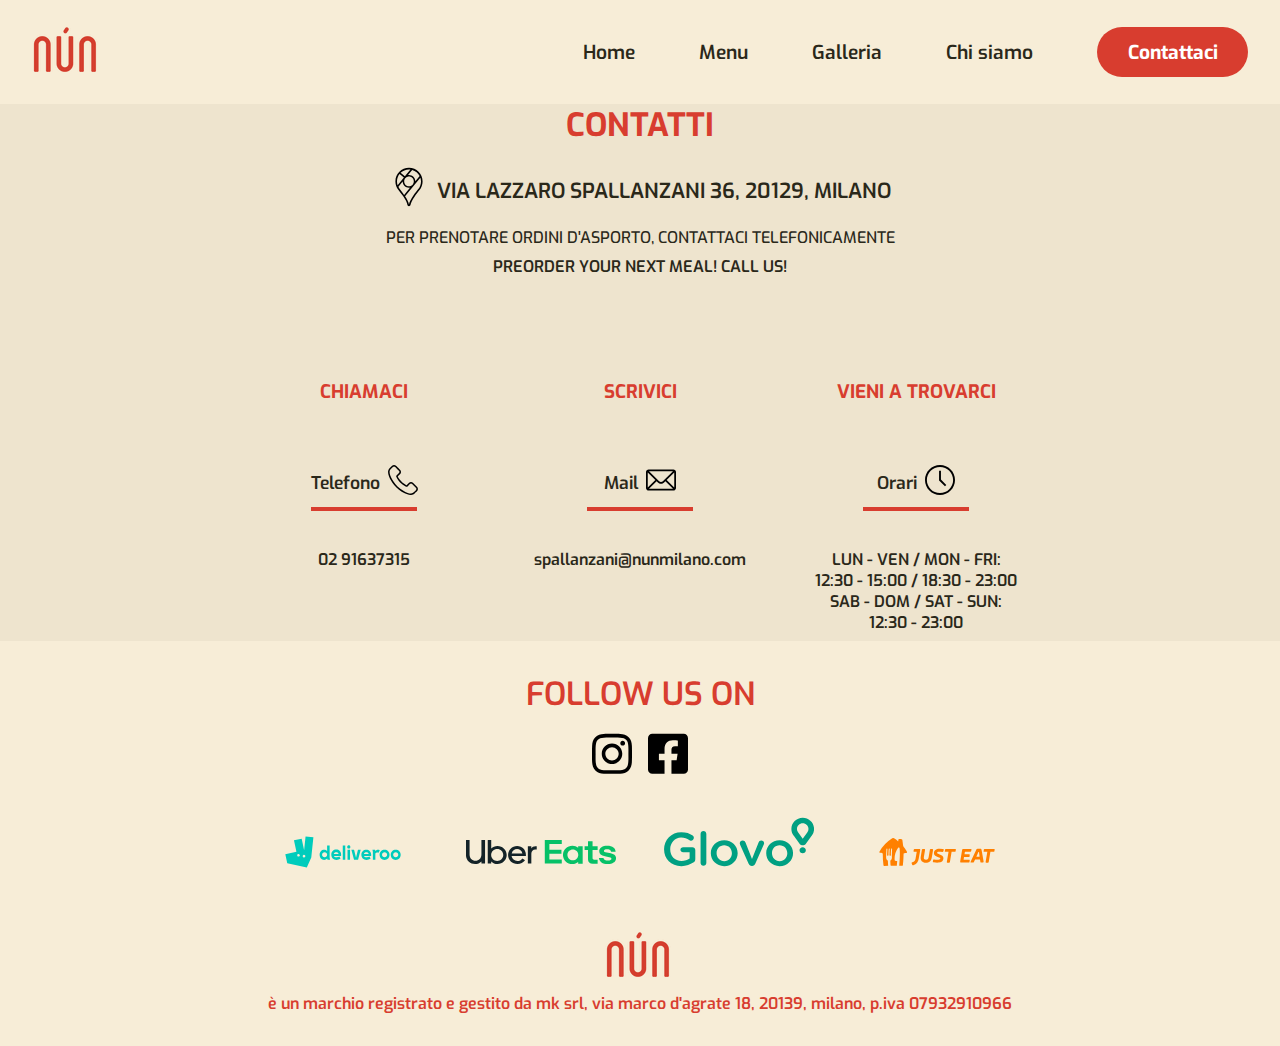
<file: public/pages/contact/contact.html>
<!DOCTYPE html>
<html lang="en">
  <head>
    <meta charset="UTF-8" />
    <meta http-equiv="X-UA-Compatible" content="IE=edge" />
    <meta name="viewport" content="width=device-width, initial-scale=1.0" />
    <link rel="stylesheet" href="./contact.css" />
    <link rel="stylesheet" href="../../css/style.css" />
    <title>Document</title>
  </head>
  <body>
    <header class="header">
      <div class="container-header">
        <div class="container-img">
          <a href="../../index.html"
            ><img src="../../assets/logo.webp" alt=""
          /></a>
        </div>
        <div>
          <ul class="navbar">
            <li><a href="../../index.html">Home</a></li>
            <li><a href="#menu">Menu</a></li>
            <li><a href="#gallery">Galleria</a></li>
            <li><a href="#about">Chi siamo</a></li>
            <li><a class="btn-contact-nav" href="#">Contattaci</a></li>
          </ul>
        </div>
      </div>
    </header>
    <main>
      <div class="container-contact">
        <h1>CONTATTI</h1>
        <div class="container-pos">
          <span
            ><svg
              xmlns="http://www.w3.org/2000/svg"
              viewBox="0 0 50 50"
              width="50px"
              height="50px"
            >
              <path
                d="M 25 1 C 15.62003 1 8 8.6200302 8 18 C 8 21.934852 9.338472 25.56337 11.578125 28.441406 C 11.579015 28.442506 11.579178 28.444213 11.580078 28.445312 C 12.881845 30.20015 15.540286 33.445552 17.984375 37.027344 C 20.433903 40.617106 22.609579 44.57629 22.947266 47.255859 A 1.0001 1.0001 0 0 0 22.949219 47.269531 C 23.087696 48.259336 23.94612 49 24.939453 49 C 25.933113 49 26.813207 48.253225 26.933594 47.25 C 27.264043 44.644456 29.344744 40.842893 31.728516 37.353516 C 34.113791 33.861937 36.753391 30.641964 38.150391 28.779297 C 38.140221 28.792867 38.188921 28.726376 38.212891 28.697266 C 40.576728 25.777652 42 22.049173 42 18 C 42 8.6200302 34.37997 1 25 1 z M 25 3 C 25.609143 3 26.187453 3.1095293 26.777344 3.1796875 L 19.857422 11.634766 L 14.494141 7.2988281 C 17.198552 4.64388 20.900052 3 25 3 z M 29.009766 3.6074219 C 33.078798 4.7368158 36.415915 7.5073508 38.302734 11.193359 L 32.947266 17.740234 C 32.801586 13.457791 29.317099 10 25 10 C 24.481389 10 24.028565 10.202032 23.537109 10.296875 L 29.009766 3.6074219 z M 13.201172 8.8242188 L 18.591797 13.181641 L 10.794922 22.710938 C 10.303652 21.227167 10 19.653974 10 18 C 10 14.522139 11.223662 11.365018 13.201172 8.8242188 z M 25 12 C 28.33081 12 31 14.66919 31 18 C 31 21.33081 28.33081 24 25 24 C 21.66919 24 19 21.33081 19 18 C 19 14.66919 21.66919 12 25 12 z M 39.173828 13.285156 C 39.668281 14.775352 40 16.341297 40 18 C 40 21.586143 38.743589 24.870329 36.652344 27.449219 A 1.0001 1.0001 0 0 0 36.597656 27.525391 C 36.662996 27.427381 36.628771 27.476078 36.550781 27.580078 C 35.217781 29.357411 32.525897 32.638688 30.076172 36.224609 C 27.626447 39.81053 25.368819 43.661536 24.947266 47.005859 A 1.0001 1.0001 0 0 0 24.947266 47.011719 C 24.94765 47.008453 24.965793 47 24.939453 47 C 24.932753 47 24.931187 47.002388 24.929688 46.992188 C 24.52099 43.785616 22.399697 40.101719 20.078125 36.626953 L 39.173828 13.285156 z M 17.046875 18.230469 C 17.176564 22.527243 20.672521 26 25 26 C 25.504771 26 25.944669 25.800899 26.423828 25.710938 L 18.898438 34.910156 C 16.648702 31.73408 14.255696 28.694038 13.173828 27.234375 A 1.0001 1.0001 0 0 0 13.158203 27.214844 C 12.567692 26.456407 12.211585 25.54039 11.773438 24.675781 L 17.046875 18.230469 z"
              /></svg
          ></span>
          <p>VIA LAZZARO SPALLANZANI 36, 20129, MILANO</p>
        </div>
        <div class="container-order">
          <p>per PRENOTARE ordini d'asporto, contattaci telefonicamente</p>
          <p>PREORDER YOUR NEXT MEAL! CALL US!</p>
        </div>
        <div class="container-info-contact">
          <div class="info-contact">
            <h3>CHIAMACI</h3>
            <div class="label">
              <p>Telefono</p>

              <span
                ><svg
                  xmlns="http://www.w3.org/2000/svg"
                  version="1.1"
                  xmlns:xlink="http://www.w3.org/1999/xlink"
                  xmlns:svgjs="http://svgjs.com/svgjs"
                  width="512"
                  height="512"
                  x="0"
                  y="0"
                  viewBox="0 0 482.6 482.6"
                  style="enable-background: new 0 0 512 512"
                  xml:space="preserve"
                  class=""
                >
                  <g>
                    <path
                      d="M98.339 320.8c47.6 56.9 104.9 101.7 170.3 133.4 24.9 11.8 58.2 25.8 95.3 28.2 2.3.1 4.5.2 6.8.2 24.9 0 44.9-8.6 61.2-26.3.1-.1.3-.3.4-.5 5.8-7 12.4-13.3 19.3-20 4.7-4.5 9.5-9.2 14.1-14 21.3-22.2 21.3-50.4-.2-71.9l-60.1-60.1c-10.2-10.6-22.4-16.2-35.2-16.2-12.8 0-25.1 5.6-35.6 16.1l-35.8 35.8c-3.3-1.9-6.7-3.6-9.9-5.2-4-2-7.7-3.9-11-6-32.6-20.7-62.2-47.7-90.5-82.4-14.3-18.1-23.9-33.3-30.6-48.8 9.4-8.5 18.2-17.4 26.7-26.1 3-3.1 6.1-6.2 9.2-9.3 10.8-10.8 16.6-23.3 16.6-36s-5.7-25.2-16.6-36l-29.8-29.8c-3.5-3.5-6.8-6.9-10.2-10.4-6.6-6.8-13.5-13.8-20.3-20.1-10.3-10.1-22.4-15.4-35.2-15.4-12.7 0-24.9 5.3-35.6 15.5l-37.4 37.4c-13.6 13.6-21.3 30.1-22.9 49.2-1.9 23.9 2.5 49.3 13.9 80 17.5 47.5 43.9 91.6 83.1 138.7zm-72.6-216.6c1.2-13.3 6.3-24.4 15.9-34l37.2-37.2c5.8-5.6 12.2-8.5 18.4-8.5 6.1 0 12.3 2.9 18 8.7 6.7 6.2 13 12.7 19.8 19.6 3.4 3.5 6.9 7 10.4 10.6l29.8 29.8c6.2 6.2 9.4 12.5 9.4 18.7s-3.2 12.5-9.4 18.7c-3.1 3.1-6.2 6.3-9.3 9.4-9.3 9.4-18 18.3-27.6 26.8l-.5.5c-8.3 8.3-7 16.2-5 22.2.1.3.2.5.3.8 7.7 18.5 18.4 36.1 35.1 57.1 30 37 61.6 65.7 96.4 87.8 4.3 2.8 8.9 5 13.2 7.2 4 2 7.7 3.9 11 6 .4.2.7.4 1.1.6 3.3 1.7 6.5 2.5 9.7 2.5 8 0 13.2-5.1 14.9-6.8l37.4-37.4c5.8-5.8 12.1-8.9 18.3-8.9 7.6 0 13.8 4.7 17.7 8.9l60.3 60.2c12 12 11.9 25-.3 37.7-4.2 4.5-8.6 8.8-13.3 13.3-7 6.8-14.3 13.8-20.9 21.7-11.5 12.4-25.2 18.2-42.9 18.2-1.7 0-3.5-.1-5.2-.2-32.8-2.1-63.3-14.9-86.2-25.8-62.2-30.1-116.8-72.8-162.1-127-37.3-44.9-62.4-86.7-79-131.5-10.3-27.5-14.2-49.6-12.6-69.7z"
                      fill="#000000"
                      data-original="#000000"
                      class=""
                    ></path>
                  </g></svg
              ></span>
            </div>

            <p class="text-info">02 91637315</p>
          </div>
          <div class="info-contact">
            <h3>SCRIVICI</h3>
            <div class="label">
              <p>Mail</p>

              <span
                ><svg
                  xmlns="http://www.w3.org/2000/svg"
                  version="1.1"
                  xmlns:xlink="http://www.w3.org/1999/xlink"
                  xmlns:svgjs="http://svgjs.com/svgjs"
                  width="512"
                  height="512"
                  x="0"
                  y="0"
                  viewBox="0 0 512 512"
                  style="enable-background: new 0 0 512 512"
                  xml:space="preserve"
                  class=""
                >
                  <g>
                    <path
                      d="M467 76H45C20.137 76 0 96.262 0 121v270c0 24.885 20.285 45 45 45h422c24.655 0 45-20.03 45-45V121c0-24.694-20.057-45-45-45zm-6.302 30L287.82 277.967c-8.5 8.5-19.8 13.18-31.82 13.18s-23.32-4.681-31.848-13.208L51.302 106h409.396zM30 384.894V127.125L159.638 256.08 30 384.894zM51.321 406l129.587-128.763 22.059 21.943c14.166 14.166 33 21.967 53.033 21.967s38.867-7.801 53.005-21.939l22.087-21.971L460.679 406H51.321zM482 384.894 352.362 256.08 482 127.125v257.769z"
                      fill="#000000"
                      data-original="#000000"
                      class=""
                    ></path>
                  </g></svg
              ></span>
            </div>

            <p class="text-info">spallanzani@nunmilano.com</p>
          </div>
          <div class="info-contact">
            <h3>VIENI A TROVARCI</h3>
            <div class="label">
              <p>Orari</p>

              <span
                ><svg
                  xmlns="http://www.w3.org/2000/svg"
                  version="1.1"
                  xmlns:xlink="http://www.w3.org/1999/xlink"
                  xmlns:svgjs="http://svgjs.com/svgjs"
                  width="512"
                  height="512"
                  x="0"
                  y="0"
                  viewBox="0 0 443.294 443.294"
                  style="enable-background: new 0 0 512 512"
                  xml:space="preserve"
                  class=""
                >
                  <g>
                    <path
                      d="M221.647 0C99.433 0 0 99.433 0 221.647s99.433 221.647 221.647 221.647 221.647-99.433 221.647-221.647S343.861 0 221.647 0zm0 415.588c-106.941 0-193.941-87-193.941-193.941s87-193.941 193.941-193.941 193.941 87 193.941 193.941-87 193.941-193.941 193.941z"
                      fill="#000000"
                      data-original="#000000"
                      class=""
                    ></path>
                    <path
                      d="M235.5 83.118h-27.706v144.265l87.176 87.176 19.589-19.589-79.059-79.059z"
                      fill="#000000"
                      data-original="#000000"
                      class=""
                    ></path>
                  </g></svg
              ></span>
            </div>

            <div class="text-info">
              <div>LUN - VEN / MON - FRI:</div>
              <p>12:30 - 15:00 / 18:30 - 23:00</p>
              <div>SAB - DOM / SAT - SUN:</div>
              <p>12:30 - 23:00</p>
            </div>
          </div>
        </div>
      </div>
    </main>
    <footer>
      <div class="container-social">
        <p>FOLLOW US ON</p>
        <div>
          <svg
            class="svg-inline--fa fa-instagram fa-w-14 fa-3x"
            aria-hidden="true"
            focusable="false"
            data-prefix="fab"
            data-icon="instagram"
            role="img"
            xmlns="http://www.w3.org/2000/svg"
            viewBox="0 0 448 512"
            data-fa-i2svg=""
          >
            <path
              fill="currentColor"
              d="M224.1 141c-63.6 0-114.9 51.3-114.9 114.9s51.3 114.9 114.9 114.9S339 319.5 339 255.9 287.7 141 224.1 141zm0 189.6c-41.1 0-74.7-33.5-74.7-74.7s33.5-74.7 74.7-74.7 74.7 33.5 74.7 74.7-33.6 74.7-74.7 74.7zm146.4-194.3c0 14.9-12 26.8-26.8 26.8-14.9 0-26.8-12-26.8-26.8s12-26.8 26.8-26.8 26.8 12 26.8 26.8zm76.1 27.2c-1.7-35.9-9.9-67.7-36.2-93.9-26.2-26.2-58-34.4-93.9-36.2-37-2.1-147.9-2.1-184.9 0-35.8 1.7-67.6 9.9-93.9 36.1s-34.4 58-36.2 93.9c-2.1 37-2.1 147.9 0 184.9 1.7 35.9 9.9 67.7 36.2 93.9s58 34.4 93.9 36.2c37 2.1 147.9 2.1 184.9 0 35.9-1.7 67.7-9.9 93.9-36.2 26.2-26.2 34.4-58 36.2-93.9 2.1-37 2.1-147.8 0-184.8zM398.8 388c-7.8 19.6-22.9 34.7-42.6 42.6-29.5 11.7-99.5 9-132.1 9s-102.7 2.6-132.1-9c-19.6-7.8-34.7-22.9-42.6-42.6-11.7-29.5-9-99.5-9-132.1s-2.6-102.7 9-132.1c7.8-19.6 22.9-34.7 42.6-42.6 29.5-11.7 99.5-9 132.1-9s102.7-2.6 132.1 9c19.6 7.8 34.7 22.9 42.6 42.6 11.7 29.5 9 99.5 9 132.1s2.7 102.7-9 132.1z"
            ></path></svg
          ><svg
            class="svg-inline--fa fa-facebook-square fa-w-14 fa-3x"
            aria-hidden="true"
            focusable="false"
            data-prefix="fab"
            data-icon="facebook-square"
            role="img"
            xmlns="http://www.w3.org/2000/svg"
            viewBox="0 0 448 512"
            data-fa-i2svg=""
          >
            <path
              fill="currentColor"
              d="M400 32H48A48 48 0 0 0 0 80v352a48 48 0 0 0 48 48h137.25V327.69h-63V256h63v-54.64c0-62.15 37-96.48 93.67-96.48 27.14 0 55.52 4.84 55.52 4.84v61h-31.27c-30.81 0-40.42 19.12-40.42 38.73V256h68.78l-11 71.69h-57.78V480H400a48 48 0 0 0 48-48V80a48 48 0 0 0-48-48z"
            ></path>
          </svg>
        </div>
      </div>
      <div class="container-imgs-footer">
        <div>
          <svg
            xmlns="http://www.w3.org/2000/svg"
            width="1200"
            height="800"
            viewBox="-43.4904 -19.4255 376.9168 116.553"
          >
            <path
              d="M105.895 58.205h6.61l-1.095-5.128V22.505h-6.323v13.944c-1.902-2.204-4.518-3.497-7.607-3.497-6.324 0-11.22 5.222-11.22 12.89 0 7.667 4.896 12.89 11.22 12.89 3.138 0 5.847-1.342 7.75-3.643l.665 3.115zm124.992-18.4c1.284 0 2.472.334 3.565 1.1l2.996-6.755c-1.38-.864-2.996-1.246-4.564-1.246-2.853 0-5.23 1.29-6.75 3.69l-.667-3.118h-6.514l1.046 4.84v19.885h6.32V42.438c.856-1.63 2.473-2.635 4.565-2.635v.002zm18.54 12.266c-3.658 0-6.37-2.443-6.37-6.23 0-3.833 2.712-6.228 6.37-6.228 3.71 0 6.373 2.395 6.373 6.228 0 3.787-2.663 6.23-6.372 6.23zm-157.035-6.23c0-3.833 2.71-6.228 6.37-6.228 3.71 0 6.372 2.395 6.372 6.228 0 3.787-2.662 6.23-6.37 6.23-3.66 0-6.372-2.443-6.372-6.23zm185.04 6.23c-3.66 0-6.37-2.443-6.37-6.23 0-3.833 2.71-6.228 6.37-6.228 3.708 0 6.37 2.395 6.37 6.228 0 3.787-2.662 6.23-6.37 6.23zM127.86 39.229c3.28 0 5.42 1.533 6.085 4.36h-12.17c.713-2.827 2.852-4.36 6.084-4.36zm75.64 0c3.282 0 5.422 1.533 6.087 4.36h-12.17c.713-2.827 2.852-4.36 6.084-4.36zm-30.853 18.976h10.174l6.61-24.726h-6.894l-4.848 20.03-4.85-20.03h-6.8l6.61 24.725zm-16.308 0h6.32V33.478h-6.32zm-27.51.458c3.52 0 6.99-.96 9.89-2.828l-2.424-5.462c-2.283 1.198-4.802 1.917-7.37 1.917-3.327 0-5.657-1.294-6.656-3.69h17.78c.19-.91.287-1.82.287-2.923 0-7.667-5.277-12.794-12.362-12.794-7.13 0-12.36 5.175-12.36 12.89 0 7.858 5.182 12.89 13.217 12.89zm161.107-12.822c0-7.667-5.325-12.89-12.504-12.89-7.18 0-12.504 5.223-12.504 12.89 0 7.668 5.324 12.89 12.503 12.89 7.18 0 12.504-5.222 12.504-12.89zm-85.578 12.89c3.516 0 6.987-.958 9.89-2.827l-2.427-5.465c-2.282 1.198-4.802 1.916-7.37 1.916-3.327 0-5.657-1.292-6.656-3.69h17.782c.19-.91.284-1.82.284-2.922 0-7.667-5.278-12.794-12.362-12.794-7.13 0-12.36 5.174-12.36 12.89 0 7.858 5.183 12.89 13.218 12.89v.002zm45.07 0c7.18 0 12.503-5.222 12.503-12.89 0-7.667-5.324-12.89-12.504-12.89s-12.504 5.223-12.504 12.89c0 7.668 5.325 12.89 12.503 12.89zm-105.07-.527h6.322v-35.7h-6.323v35.7zm15.165-28.13c2.234 0 3.946-1.726 3.946-4.026s-1.71-4.025-3.945-4.025c-2.282 0-3.994 1.725-3.994 4.025 0 2.3 1.713 4.025 3.995 4.025zM50.895.001l-3.62 34.262L41.1 5.377 21.74 9.471l6.172 28.884L0 44.255l4.93 23.073 49.084 10.374L65.239 52.63l5.342-50.57L50.893 0l.002.002zm-15.51 49.703c-1.012.922-2.35.837-3.77.367-1.417-.468-2.047-2.173-1.51-4.234.4-1.53 2.283-1.76 3.225-1.776.358-.006.71.066 1.035.212.666.3 1.794.94 2.023 1.916.33 1.408.012 2.59-1 3.512h-.002v.002zm14.21 1.59c-.735 1.27-2.665 1.438-4.564.514-1.28-.624-1.27-2.212-1.13-3.18a2.992 2.992 0 01.62-1.444c.457-.576 1.22-1.327 2.102-1.35 1.434-.038 2.668.602 3.365 1.76.7 1.154.35 2.427-.387 3.7z"
              fill="#00ccbc"
            />
          </svg>
        </div>
        <div>
          <svg
            xmlns="http://www.w3.org/2000/svg"
            viewBox="0 0 1052 170"
            height="24"
            width="146"
          >
            <path
              d="M787.3 105.2c0-21-16.8-37.5-38-37.5-20.9 0-38 16.5-38 37.5s17.1 37.5 38 37.5c21.2 0 38-16.5 38-37.5m31-61.4v122.9h-31.6v-11.1c-11 9.1-24.9 14.2-40 14.2-37.4 0-66.6-28.7-66.6-64.6 0-35.8 29.3-64.6 66.6-64.6 15.1 0 29 5.1 40 14.2v-11h31.6zm105 95h-23.8c-7.2 0-11.9-3.1-11.9-9.7V71.6h35.6V43.8h-35.6v-35h-31.9v35h-24v27.9h24V137c0 16.5 11.9 29.6 33.3 29.6h34.2v-27.8zm72 31c36.5 0 57.1-17.1 57.1-40.7 0-16.8-12.2-29.3-37.7-34.7l-27-5.4c-15.6-2.8-20.6-5.7-20.6-11.4 0-7.4 7.5-11.9 21.4-11.9 15.1 0 26.1 4 29.3 17.6h31.6c-1.7-25.6-20.6-42.7-58.8-42.7-33 0-56.2 13.4-56.2 39.3 0 17.9 12.8 29.6 40.3 35.3l30.1 6.8c11.9 2.3 15.1 5.4 15.1 10.2 0 7.7-9 12.5-23.5 12.5-18.2 0-28.7-4-32.7-17.6h-31.9c4.7 25.6 24.1 42.7 63.5 42.7M552.6.2h119.1v28.4h-86.9v40.7h84.6v27.6h-84.6v41.2h86.9v28.4H552.6V.2z"
              fill="#06c167"
            />
            <path
              d="M496 66.7V44.4h-8.5c-13.5 0-23.5 6.2-29.5 15.9v-15h-24.2v121.1h24.4V97.6c0-18.8 11.6-30.9 27.6-30.9H496zm-175.6 28c4.4-18.5 19.6-30.9 37.7-30.9s33.4 12.3 37.5 30.9h-75.2zM358.6 43c-36 0-63.4 28.7-63.4 62.9 0 36.1 28.5 63.2 65.6 63.2 22.5 0 40.9-9.7 53.2-25.9l-17.7-12.8c-9.2 12.1-21.3 17.8-35.6 17.8-20.8 0-37.5-14.7-40.9-34.4h100.4V106c.1-36.2-26-63-61.6-63M219 148.2c-23.7 0-42.6-18.8-42.6-42 0-23.5 19.1-42 42.6-42 23.2 0 42.3 18.5 42.3 42 .1 23.2-19 42-42.3 42m-66.5 18.3h24.2v-15.2c11.1 11.2 26.9 18 44 18 36.3 0 64.8-28.3 64.8-63.2 0-35.1-28.5-63.4-64.8-63.4-17.2 0-32.7 6.9-43.8 18V.2h-24.4v166.3zM66.6 147c23.5 0 41.6-17.8 41.6-44.2V.2h25.4v166.2h-25.2V151c-11.4 11.6-27.1 18.3-44.8 18.3-36.3 0-64.1-25.9-64.1-65.1V.2H25v102.6c0 26.9 17.9 44.2 41.6 44.2"
              fill="#142328"
            />
          </svg>
        </div>
        <div>
          <svg
            height="811"
            viewBox="0 10 147.592 47.611"
            width="2500"
            xmlns="http://www.w3.org/2000/svg"
          >
            <path
              d="m.06 31.102v-.092c0-9.057 7.04-16.727 16.946-16.727 4.929 0 8.214 1.154 11.219 3.28a2.866 2.866 0 0 1 1.174 2.31c0 1.526-1.267 2.82-2.864 2.82-.751 0-1.314-.324-1.784-.648-2.112-1.524-4.412-2.542-7.98-2.542-6.055 0-10.655 5.223-10.655 11.414v.093c0 6.654 4.459 11.552 11.172 11.552 3.098 0 5.914-.97 7.933-2.449v-6.053h-6.478c-1.409 0-2.581-1.062-2.581-2.448 0-1.387 1.172-2.496 2.581-2.496h9.154c1.642 0 2.91 1.248 2.91 2.866v8.64c0 1.617-.657 2.773-2.018 3.604-2.817 1.849-6.76 3.512-11.688 3.512-10.282-.001-17.041-7.208-17.041-16.636zm35.924-15.11c0-1.525 1.22-2.773 2.815-2.773 1.597 0 2.864 1.248 2.864 2.773v28.65c0 1.571-1.268 2.772-2.864 2.772-1.548 0-2.815-1.2-2.815-2.773v-28.65zm10.079 19.131v-.094c0-6.977 5.632-12.753 13.237-12.753 7.604 0 13.191 5.684 13.191 12.662v.091c0 6.933-5.633 12.709-13.285 12.709-7.558 0-13.143-5.684-13.143-12.615zm20.748 0v-.094c0-4.296-3.146-7.854-7.605-7.854-4.554 0-7.464 3.512-7.464 7.763v.091c0 4.252 3.145 7.81 7.558 7.81 4.6 0 7.51-3.512 7.51-7.716zm19.861 12.522h-.282c-1.548 0-2.582-.97-3.238-2.45l-8.26-18.622c-.142-.416-.33-.876-.33-1.386 0-1.386 1.267-2.68 2.816-2.68 1.548 0 2.346.878 2.816 2.034l6.384 16.172 6.478-16.264c.423-.971 1.173-1.942 2.676-1.942 1.549 0 2.769 1.156 2.769 2.68 0 .51-.187 1.064-.327 1.34l-8.262 18.669c-.66 1.432-1.69 2.45-3.24 2.45zm13.9-12.522v-.094c0-6.977 5.633-12.753 13.24-12.753 7.602 0 13.189 5.684 13.189 12.662v.091c0 6.933-5.633 12.709-13.285 12.709-7.557 0-13.144-5.684-13.144-12.615zm20.75 0v-.094c0-4.296-3.146-7.854-7.606-7.854-4.553 0-7.463 3.512-7.463 7.763v.091c0 4.252 3.144 7.81 7.558 7.81 4.599 0 7.51-3.512 7.51-7.716zm15.177-34.996c-6.15 0-11.153 4.927-11.153 10.98 0 2.306.728 4.52 2.103 6.402l.297.405 5.806 8.067s.709 1.14 2.254 1.14h1.387c1.546 0 2.252-1.14 2.252-1.14l5.808-8.067.294-.405a10.787 10.787 0 0 0 2.105-6.402c0-6.053-5.003-10.98-11.153-10.98zm4.59 14.222-.309.426-4.28 5.947-4.274-5.935-.314-.431a5.475 5.475 0 0 1 -1.074-3.249c0-3.073 2.54-5.573 5.66-5.573 3.122 0 5.661 2.5 5.661 5.573 0 1.165-.37 2.286-1.07 3.242zm-7.727 17.725v-.022c0-1.64 1.323-2.999 3.11-2.999 1.789 0 3.101 1.336 3.101 2.977v.022c0 1.628-1.324 2.986-3.122 2.986-1.775 0-3.09-1.335-3.09-2.964z"
              fill="#00a082"
              fill-rule="evenodd"
            />
          </svg>
        </div>

        <div>
          <svg
            xmlns="http://www.w3.org/2000/svg"
            width="1200"
            height="800"
            clip-rule="evenodd"
            fill-rule="evenodd"
            stroke-linejoin="round"
            stroke-miterlimit="2"
            viewBox="-24.221295 -9.748125 209.91789 58.48875"
          >
            <path
              d="M18.1111.3765a2.2352 2.2352 0 012.483 0 53.8695 53.8695 0 015.498 3.962s.476.33.489-.229a8.7195 8.7195 0 01.127-2.158.984.984 0 01.914-.635s2.159.108 3.53.292c.613.081 1.091.572 1.156 1.187 0 0 .882 5.88 1.08 8 0 0 .17 1.08 1.733 2.908 0 0 3.174 4.445 3.543 5.295 0 0 .736 1.537-.851 1.746 0 0-2.896.292-3.175.356-.39.046-.672.396-.635.787 0 0-.152 10.229-.901 15.143 0 0-.197 1.95-1.27 1.905 0 0-2.978-.095-3.67-.076 0 0-.298 0-.254-.4 0 0 1.517-15.95.489-24.013 0 0-.045-1.041-.838-1.27 0 0-.724-.292-1.416.635a25.3023 25.3023 0 00-4.711 14.394s-.083 2.54.305 3.174c0 0 .24.445 1.473.546l1.561.21s.286 0 .26.38c0 0-.355 4.68-.456 5.512-.007.19-.045.376-.115.552 0 0-.057.159-.546.14 0 0-6.882-.05-7.657 0 0 0-.324 0-.393-.171-.07-.172-.477-6.039-.464-6.87a.4142.4142 0 01.241-.407 4.139 4.139 0 001.905-3.04c.084-.89.096-1.783.038-2.674 0 0 .254-8.971.318-10.413 0 0 .05-.489-.585-.577-.152-.037-.312-.01-.446.071a.5945.5945 0 00-.265.367v.05c0 .051-.444 5.918-.362 8.254 0 0 .153 1.53-.907 1.562 0 0-1.029.153-1.08-1.123 0 0 .076-5.753.33-8.597.002-.325-.242-.6-.565-.635a.6326.6326 0 00-.71.514.1056.1056 0 000 .05s-.445 5.506-.363 8.414c0 0 .127 1.41-.997 1.358 0 0-.94.108-.99-1.143 0 0 .254-7.879.324-8.488-.017-.31-.256-.564-.565-.597h-.064a.6357.6357 0 00-.68.527.2715.2715 0 000 .057s-.418 9.422-.361 12.19c0 0-.038 2.845 2.063 4 0 0 .311.178.318.451 0 0 .235 4.997.45 6.61 0 0 .077.387-.266.387l-5.289.146c-.575-.003-1.049-.454-1.08-1.029-.685-5.294-1.012-10.63-.977-15.968a.813.813 0 00-.635-.87s-2.705-.247-3.359-.412c-.598-.156-.959-.766-.806-1.365.028-.102.068-.2.12-.293A54.4221 54.4221 0 0118.1121.3765zm37.245 14.8h-5.22c-1.688 0-1.688 0-2.044 1.975-.355 1.974-.35 2.044 1.2 2.044h3.105l-1.765 10.089c-.426 2.254-1.41 3.81-4.445 4.724-.774.21-.984.489-.984.844.054.568.223 1.119.495 1.62.49 1.2.775 1.415 1.194 1.415.503-.048 1-.144 1.486-.286 4.298-1.409 6.063-4.723 6.768-8.673l1.975-11.352c.349-2.4.349-2.4-1.765-2.4m17.701 0c-2.114 0-2.114 0-2.4 1.765l-1.524 9.168c-.425 2.68-1.13 4.229-3.74 4.229-2.609 0-3.453-1.55-3.028-3.95l1.48-8.742c.425-2.47.349-2.47-1.835-2.47-2.185 0-2.185 0-2.47 1.695l-1.55 9.169c-.914 5.219 2.33 8.457 6.915 8.457 5.143 0 7.752-2.324 8.597-7.822l1.555-9.099c.35-2.4.21-2.4-1.974-2.4m9.631 15.022c1.696-.07 2.61-.844 2.61-1.619 0-.99-1.2-1.34-2.82-1.835-3.174-.99-6.063-2.114-6.063-5.498 0-4.02 3.315-6.21 7.473-6.21a49.87 49.87 0 015.01.216c1.124.14 1.41.49 1.054 2.254-.356 1.765-.775 1.905-1.759 1.835-1.2-.07-2.755-.216-4.584-.216-2.114 0-2.75.781-2.75 1.486 0 .914.845 1.41 2.82 1.975 3.663 1.054 6.063 2.54 6.063 5.714 0 3.74-2.749 5.924-7.193 6.063-2.123.075-4.248-.042-6.35-.349-1.415-.216-1.485-.216-1.13-2.26.35-1.829.35-1.975 1.69-1.829 1.963.248 3.944.341 5.923.28m23.067-15.029h-11.918c-1.689 0-1.689 0-2.044 2.05-.356 2.052-.28 2.045 1.2 2.045h3.88l-2.191 12.648c-.42 2.463-.35 2.463 1.835 2.463 2.044 0 2.114 0 2.4-1.758l2.253-13.334h3.74c1.69 0 1.69 0 2.045-2.044.355-2.045.349-2.05-1.2-2.05m21.015 4.025c1.69 0 1.69 0 2.045-2.045.355-2.044.35-2.044-1.2-2.044h-8.533c-3.035 0-2.96 0-3.454 3.035l-2.184 12.761c-.566 3.315-.496 3.315 2.54 3.315h8.323c1.765 0 1.689 0 2.044-1.975.356-1.974.35-2.044-1.2-2.044h-7.2l.566-3.67h5.993c1.626 0 1.626 0 1.905-1.905.28-1.905.28-1.974-1.905-1.974h-5.289l.565-3.46zm9.01 6.749l2.75-6.064c.215-.495.215-.495.564-.495.35 0 .356 0 .426.565l.844 5.994zm7.473-8.464c-.419-2.4-.419-2.4-3.81-2.4-3.174 0-3.104 0-4.088 1.975l-7.124 14.882c-1.06 2.115-.845 2.324 1.759 2.324 2.05 0 2.05 0 2.895-1.905l1.124-2.54h6.914l.35 2.54c.285 1.905.355 1.905 2.4 1.905 2.33 0 2.539-.14 2.113-2.47l-2.533-14.31zm16.87-2.33h-11.987c-1.696 0-1.696 0-2.045 2.05-.35 2.052-.286 2.045 1.194 2.045h3.88l-2.185 12.648c-.425 2.463-.356 2.463 1.835 2.463 2.044 0 2.114 0 2.394-1.758l2.26-13.334h3.733c1.695 0 1.695 0 2.045-2.044.349-2.045.425-2.05-1.124-2.05"
              fill="#ff8000"
              fill-rule="nonzero"
            />
          </svg>
        </div>
      </div>
      <div class="container-info-footer">
        <img src="../../assets/logo.webp" alt="" />
        <div class="container-copyright">
          è un marchio registrato e gestito da mk srl, via marco d'agrate 18,
          20139, milano, p.iva 07932910966
        </div>
      </div>
    </footer>
  </body>
</html>
</file>
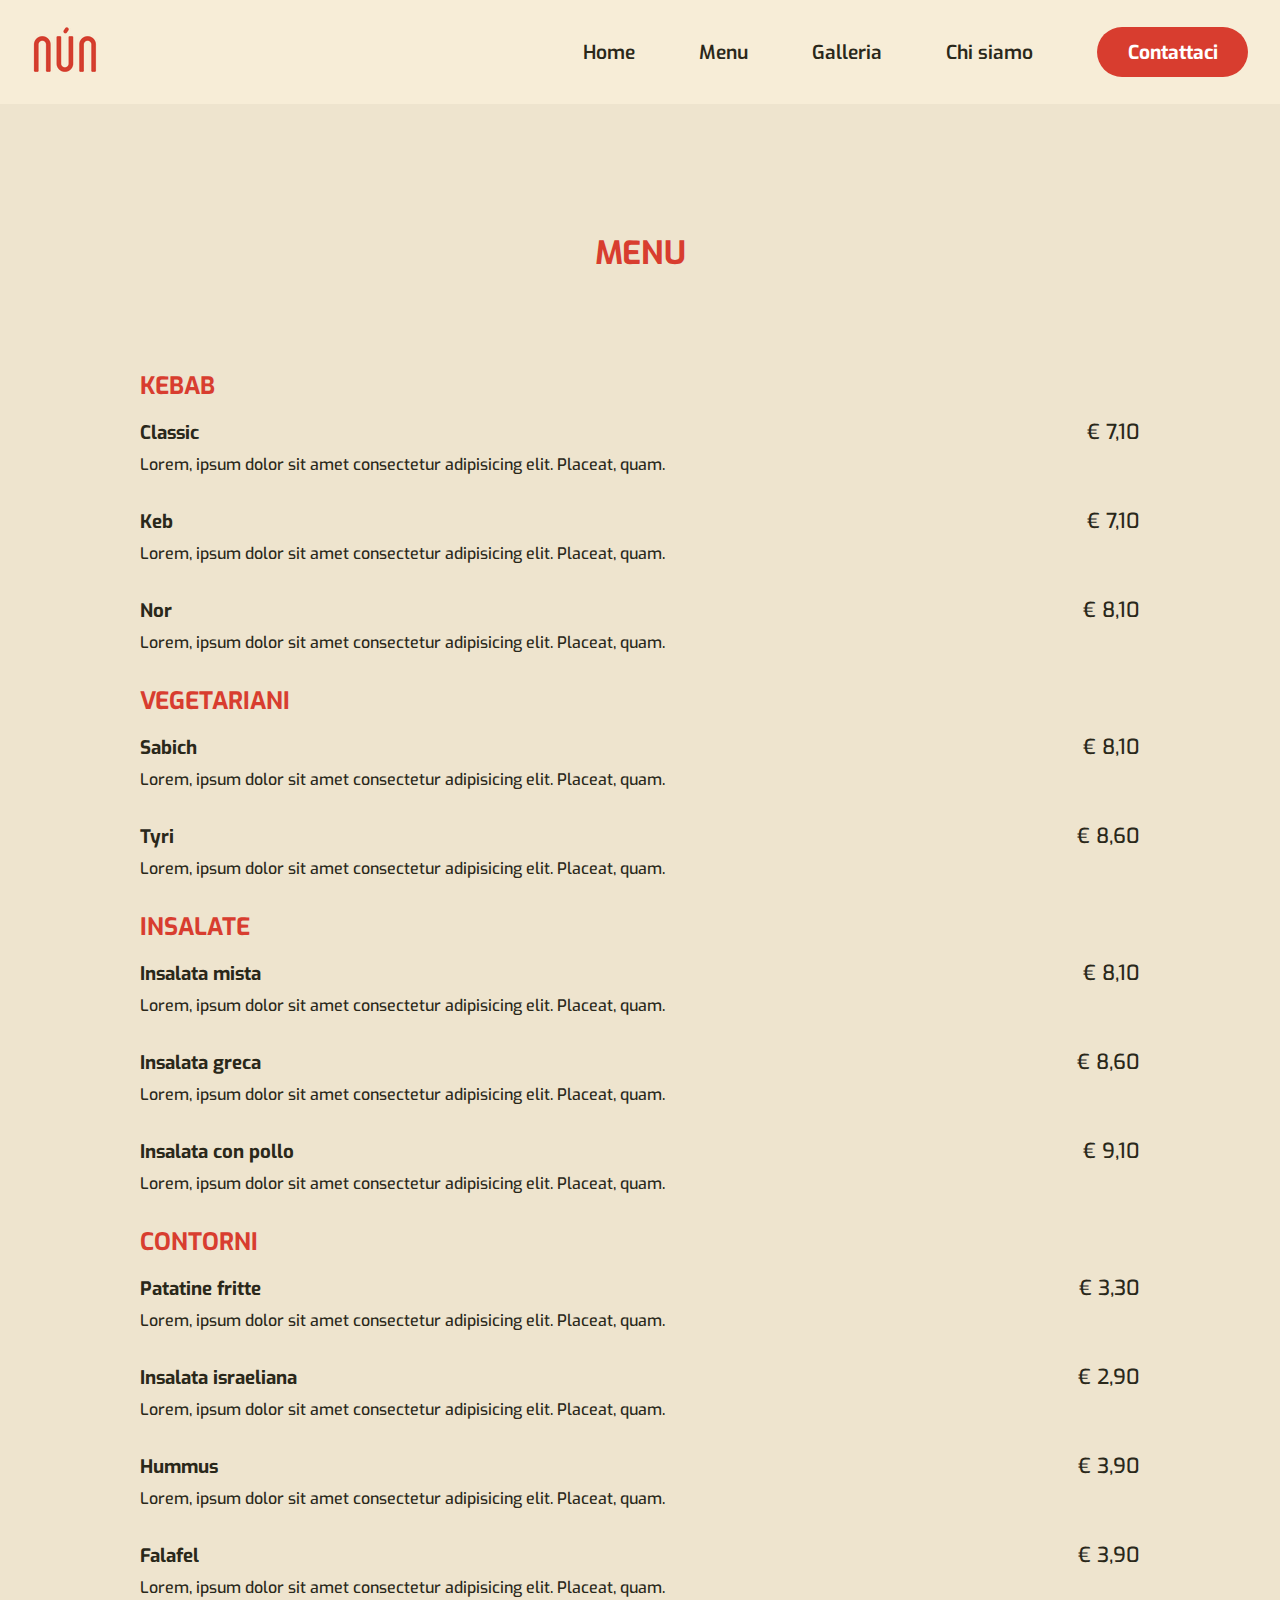
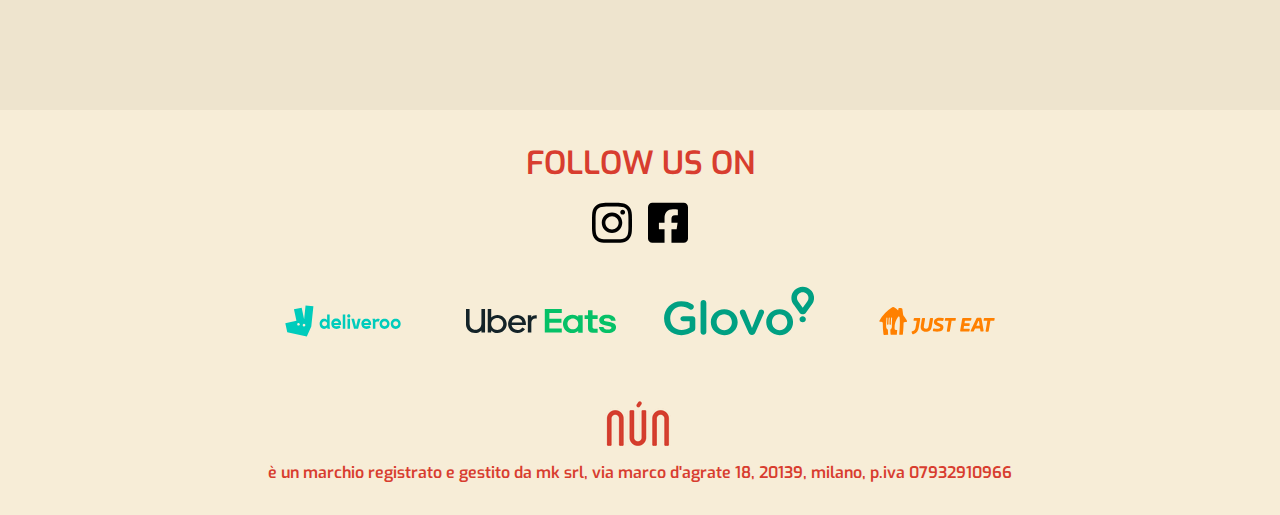
<file: public/pages/menu/menu.html>
<!DOCTYPE html>
<html lang="en">
  <head>
    <meta charset="UTF-8" />
    <meta http-equiv="X-UA-Compatible" content="IE=edge" />
    <meta name="viewport" content="width=device-width, initial-scale=1.0" />
    <link rel="stylesheet" href="./menu.css" />
    <title>Document</title>
  </head>
  <body>
    <header class="header">
      <div class="container-header">
        <div class="container-img">
          <a href="../../index.html"
            ><img src="../../assets/logo.webp" alt=""
          /></a>
        </div>
        <div>
          <ul class="navbar">
            <li><a href="../../index.html">Home</a></li>
            <li><a href="#">Menu</a></li>
            <li><a href="../gallery/gallery.html">Galleria</a></li>
            <li><a href="../../index.html#about">Chi siamo</a></li>
            <li>
              <a class="btn-contact-nav" href="../../pages/contact/contact.html"
                >Contattaci</a
              >
            </li>
          </ul>
        </div>
      </div>
    </header>
    <main>
      <div>
        <h1 class="title-menu">MENU</h1>
      </div>
      <div class="container-menu">
        <div>
          <h2>KEBAB</h2>
          <div>
            <div class="menu-item-page">
              <div>
                <h3>Classic</h3>
                <span>€ 7,10</span>
              </div>
              <p>
                Lorem, ipsum dolor sit amet consectetur adipisicing elit.
                Placeat, quam.
              </p>
            </div>
            <div class="menu-item-page">
              <div>
                <h3>Keb</h3>
                <span>€ 7,10</span>
              </div>
              <p>
                Lorem, ipsum dolor sit amet consectetur adipisicing elit.
                Placeat, quam.
              </p>
            </div>
            <div class="menu-item-page">
              <div>
                <h3>Nor</h3>
                <span>€ 8,10</span>
              </div>
              <p>
                Lorem, ipsum dolor sit amet consectetur adipisicing elit.
                Placeat, quam.
              </p>
            </div>
          </div>
        </div>
        <div>
          <h2>VEGETARIANI</h2>
          <div>
            <div class="menu-item-page">
              <div>
                <h3>Sabich</h3>
                <span>€ 8,10</span>
              </div>
              <p>
                Lorem, ipsum dolor sit amet consectetur adipisicing elit.
                Placeat, quam.
              </p>
            </div>
            <div class="menu-item-page">
              <div>
                <h3>Tyri</h3>
                <span>€ 8,60</span>
              </div>
              <p>
                Lorem, ipsum dolor sit amet consectetur adipisicing elit.
                Placeat, quam.
              </p>
            </div>
          </div>
        </div>
        <div>
          <h2>INSALATE</h2>
          <div>
            <div class="menu-item-page">
              <div>
                <h3>Insalata mista</h3>
                <span>€ 8,10</span>
              </div>
              <p>
                Lorem, ipsum dolor sit amet consectetur adipisicing elit.
                Placeat, quam.
              </p>
            </div>
            <div class="menu-item-page">
              <div>
                <h3>Insalata greca</h3>
                <span>€ 8,60</span>
              </div>
              <p>
                Lorem, ipsum dolor sit amet consectetur adipisicing elit.
                Placeat, quam.
              </p>
            </div>
            <div class="menu-item-page">
              <div>
                <h3>Insalata con pollo</h3>
                <span>€ 9,10</span>
              </div>
              <p>
                Lorem, ipsum dolor sit amet consectetur adipisicing elit.
                Placeat, quam.
              </p>
            </div>
          </div>
        </div>
        <div>
          <h2>CONTORNI</h2>
          <div>
            <div class="menu-item-page">
              <div>
                <h3>Patatine fritte</h3>
                <span>€ 3,30</span>
              </div>
              <p>
                Lorem, ipsum dolor sit amet consectetur adipisicing elit.
                Placeat, quam.
              </p>
            </div>
            <div class="menu-item-page">
              <div>
                <h3>Insalata israeliana</h3>
                <span>€ 2,90</span>
              </div>
              <p>
                Lorem, ipsum dolor sit amet consectetur adipisicing elit.
                Placeat, quam.
              </p>
            </div>
            <div class="menu-item-page">
              <div>
                <h3>Hummus</h3>
                <span>€ 3,90</span>
              </div>
              <p>
                Lorem, ipsum dolor sit amet consectetur adipisicing elit.
                Placeat, quam.
              </p>
            </div>
            <div class="menu-item-page">
              <div>
                <h3>Falafel</h3>
                <span>€ 3,90</span>
              </div>
              <p>
                Lorem, ipsum dolor sit amet consectetur adipisicing elit.
                Placeat, quam.
              </p>
            </div>
          </div>
        </div>
      </div>
    </main>
    <footer>
      <div class="container-social">
        <p>FOLLOW US ON</p>
        <div>
          <svg
            class="svg-inline--fa fa-instagram fa-w-14 fa-3x"
            aria-hidden="true"
            focusable="false"
            data-prefix="fab"
            data-icon="instagram"
            role="img"
            xmlns="http://www.w3.org/2000/svg"
            viewBox="0 0 448 512"
            data-fa-i2svg=""
          >
            <path
              fill="currentColor"
              d="M224.1 141c-63.6 0-114.9 51.3-114.9 114.9s51.3 114.9 114.9 114.9S339 319.5 339 255.9 287.7 141 224.1 141zm0 189.6c-41.1 0-74.7-33.5-74.7-74.7s33.5-74.7 74.7-74.7 74.7 33.5 74.7 74.7-33.6 74.7-74.7 74.7zm146.4-194.3c0 14.9-12 26.8-26.8 26.8-14.9 0-26.8-12-26.8-26.8s12-26.8 26.8-26.8 26.8 12 26.8 26.8zm76.1 27.2c-1.7-35.9-9.9-67.7-36.2-93.9-26.2-26.2-58-34.4-93.9-36.2-37-2.1-147.9-2.1-184.9 0-35.8 1.7-67.6 9.9-93.9 36.1s-34.4 58-36.2 93.9c-2.1 37-2.1 147.9 0 184.9 1.7 35.9 9.9 67.7 36.2 93.9s58 34.4 93.9 36.2c37 2.1 147.9 2.1 184.9 0 35.9-1.7 67.7-9.9 93.9-36.2 26.2-26.2 34.4-58 36.2-93.9 2.1-37 2.1-147.8 0-184.8zM398.8 388c-7.8 19.6-22.9 34.7-42.6 42.6-29.5 11.7-99.5 9-132.1 9s-102.7 2.6-132.1-9c-19.6-7.8-34.7-22.9-42.6-42.6-11.7-29.5-9-99.5-9-132.1s-2.6-102.7 9-132.1c7.8-19.6 22.9-34.7 42.6-42.6 29.5-11.7 99.5-9 132.1-9s102.7-2.6 132.1 9c19.6 7.8 34.7 22.9 42.6 42.6 11.7 29.5 9 99.5 9 132.1s2.7 102.7-9 132.1z"
            ></path></svg
          ><svg
            class="svg-inline--fa fa-facebook-square fa-w-14 fa-3x"
            aria-hidden="true"
            focusable="false"
            data-prefix="fab"
            data-icon="facebook-square"
            role="img"
            xmlns="http://www.w3.org/2000/svg"
            viewBox="0 0 448 512"
            data-fa-i2svg=""
          >
            <path
              fill="currentColor"
              d="M400 32H48A48 48 0 0 0 0 80v352a48 48 0 0 0 48 48h137.25V327.69h-63V256h63v-54.64c0-62.15 37-96.48 93.67-96.48 27.14 0 55.52 4.84 55.52 4.84v61h-31.27c-30.81 0-40.42 19.12-40.42 38.73V256h68.78l-11 71.69h-57.78V480H400a48 48 0 0 0 48-48V80a48 48 0 0 0-48-48z"
            ></path>
          </svg>
        </div>
      </div>
      <div class="container-imgs-footer">
        <div>
          <svg
            xmlns="http://www.w3.org/2000/svg"
            width="1200"
            height="800"
            viewBox="-43.4904 -19.4255 376.9168 116.553"
          >
            <path
              d="M105.895 58.205h6.61l-1.095-5.128V22.505h-6.323v13.944c-1.902-2.204-4.518-3.497-7.607-3.497-6.324 0-11.22 5.222-11.22 12.89 0 7.667 4.896 12.89 11.22 12.89 3.138 0 5.847-1.342 7.75-3.643l.665 3.115zm124.992-18.4c1.284 0 2.472.334 3.565 1.1l2.996-6.755c-1.38-.864-2.996-1.246-4.564-1.246-2.853 0-5.23 1.29-6.75 3.69l-.667-3.118h-6.514l1.046 4.84v19.885h6.32V42.438c.856-1.63 2.473-2.635 4.565-2.635v.002zm18.54 12.266c-3.658 0-6.37-2.443-6.37-6.23 0-3.833 2.712-6.228 6.37-6.228 3.71 0 6.373 2.395 6.373 6.228 0 3.787-2.663 6.23-6.372 6.23zm-157.035-6.23c0-3.833 2.71-6.228 6.37-6.228 3.71 0 6.372 2.395 6.372 6.228 0 3.787-2.662 6.23-6.37 6.23-3.66 0-6.372-2.443-6.372-6.23zm185.04 6.23c-3.66 0-6.37-2.443-6.37-6.23 0-3.833 2.71-6.228 6.37-6.228 3.708 0 6.37 2.395 6.37 6.228 0 3.787-2.662 6.23-6.37 6.23zM127.86 39.229c3.28 0 5.42 1.533 6.085 4.36h-12.17c.713-2.827 2.852-4.36 6.084-4.36zm75.64 0c3.282 0 5.422 1.533 6.087 4.36h-12.17c.713-2.827 2.852-4.36 6.084-4.36zm-30.853 18.976h10.174l6.61-24.726h-6.894l-4.848 20.03-4.85-20.03h-6.8l6.61 24.725zm-16.308 0h6.32V33.478h-6.32zm-27.51.458c3.52 0 6.99-.96 9.89-2.828l-2.424-5.462c-2.283 1.198-4.802 1.917-7.37 1.917-3.327 0-5.657-1.294-6.656-3.69h17.78c.19-.91.287-1.82.287-2.923 0-7.667-5.277-12.794-12.362-12.794-7.13 0-12.36 5.175-12.36 12.89 0 7.858 5.182 12.89 13.217 12.89zm161.107-12.822c0-7.667-5.325-12.89-12.504-12.89-7.18 0-12.504 5.223-12.504 12.89 0 7.668 5.324 12.89 12.503 12.89 7.18 0 12.504-5.222 12.504-12.89zm-85.578 12.89c3.516 0 6.987-.958 9.89-2.827l-2.427-5.465c-2.282 1.198-4.802 1.916-7.37 1.916-3.327 0-5.657-1.292-6.656-3.69h17.782c.19-.91.284-1.82.284-2.922 0-7.667-5.278-12.794-12.362-12.794-7.13 0-12.36 5.174-12.36 12.89 0 7.858 5.183 12.89 13.218 12.89v.002zm45.07 0c7.18 0 12.503-5.222 12.503-12.89 0-7.667-5.324-12.89-12.504-12.89s-12.504 5.223-12.504 12.89c0 7.668 5.325 12.89 12.503 12.89zm-105.07-.527h6.322v-35.7h-6.323v35.7zm15.165-28.13c2.234 0 3.946-1.726 3.946-4.026s-1.71-4.025-3.945-4.025c-2.282 0-3.994 1.725-3.994 4.025 0 2.3 1.713 4.025 3.995 4.025zM50.895.001l-3.62 34.262L41.1 5.377 21.74 9.471l6.172 28.884L0 44.255l4.93 23.073 49.084 10.374L65.239 52.63l5.342-50.57L50.893 0l.002.002zm-15.51 49.703c-1.012.922-2.35.837-3.77.367-1.417-.468-2.047-2.173-1.51-4.234.4-1.53 2.283-1.76 3.225-1.776.358-.006.71.066 1.035.212.666.3 1.794.94 2.023 1.916.33 1.408.012 2.59-1 3.512h-.002v.002zm14.21 1.59c-.735 1.27-2.665 1.438-4.564.514-1.28-.624-1.27-2.212-1.13-3.18a2.992 2.992 0 01.62-1.444c.457-.576 1.22-1.327 2.102-1.35 1.434-.038 2.668.602 3.365 1.76.7 1.154.35 2.427-.387 3.7z"
              fill="#00ccbc"
            />
          </svg>
        </div>
        <div>
          <svg
            xmlns="http://www.w3.org/2000/svg"
            viewBox="0 0 1052 170"
            height="24"
            width="146"
          >
            <path
              d="M787.3 105.2c0-21-16.8-37.5-38-37.5-20.9 0-38 16.5-38 37.5s17.1 37.5 38 37.5c21.2 0 38-16.5 38-37.5m31-61.4v122.9h-31.6v-11.1c-11 9.1-24.9 14.2-40 14.2-37.4 0-66.6-28.7-66.6-64.6 0-35.8 29.3-64.6 66.6-64.6 15.1 0 29 5.1 40 14.2v-11h31.6zm105 95h-23.8c-7.2 0-11.9-3.1-11.9-9.7V71.6h35.6V43.8h-35.6v-35h-31.9v35h-24v27.9h24V137c0 16.5 11.9 29.6 33.3 29.6h34.2v-27.8zm72 31c36.5 0 57.1-17.1 57.1-40.7 0-16.8-12.2-29.3-37.7-34.7l-27-5.4c-15.6-2.8-20.6-5.7-20.6-11.4 0-7.4 7.5-11.9 21.4-11.9 15.1 0 26.1 4 29.3 17.6h31.6c-1.7-25.6-20.6-42.7-58.8-42.7-33 0-56.2 13.4-56.2 39.3 0 17.9 12.8 29.6 40.3 35.3l30.1 6.8c11.9 2.3 15.1 5.4 15.1 10.2 0 7.7-9 12.5-23.5 12.5-18.2 0-28.7-4-32.7-17.6h-31.9c4.7 25.6 24.1 42.7 63.5 42.7M552.6.2h119.1v28.4h-86.9v40.7h84.6v27.6h-84.6v41.2h86.9v28.4H552.6V.2z"
              fill="#06c167"
            />
            <path
              d="M496 66.7V44.4h-8.5c-13.5 0-23.5 6.2-29.5 15.9v-15h-24.2v121.1h24.4V97.6c0-18.8 11.6-30.9 27.6-30.9H496zm-175.6 28c4.4-18.5 19.6-30.9 37.7-30.9s33.4 12.3 37.5 30.9h-75.2zM358.6 43c-36 0-63.4 28.7-63.4 62.9 0 36.1 28.5 63.2 65.6 63.2 22.5 0 40.9-9.7 53.2-25.9l-17.7-12.8c-9.2 12.1-21.3 17.8-35.6 17.8-20.8 0-37.5-14.7-40.9-34.4h100.4V106c.1-36.2-26-63-61.6-63M219 148.2c-23.7 0-42.6-18.8-42.6-42 0-23.5 19.1-42 42.6-42 23.2 0 42.3 18.5 42.3 42 .1 23.2-19 42-42.3 42m-66.5 18.3h24.2v-15.2c11.1 11.2 26.9 18 44 18 36.3 0 64.8-28.3 64.8-63.2 0-35.1-28.5-63.4-64.8-63.4-17.2 0-32.7 6.9-43.8 18V.2h-24.4v166.3zM66.6 147c23.5 0 41.6-17.8 41.6-44.2V.2h25.4v166.2h-25.2V151c-11.4 11.6-27.1 18.3-44.8 18.3-36.3 0-64.1-25.9-64.1-65.1V.2H25v102.6c0 26.9 17.9 44.2 41.6 44.2"
              fill="#142328"
            />
          </svg>
        </div>
        <div>
          <svg
            height="811"
            viewBox="0 10 147.592 47.611"
            width="2500"
            xmlns="http://www.w3.org/2000/svg"
          >
            <path
              d="m.06 31.102v-.092c0-9.057 7.04-16.727 16.946-16.727 4.929 0 8.214 1.154 11.219 3.28a2.866 2.866 0 0 1 1.174 2.31c0 1.526-1.267 2.82-2.864 2.82-.751 0-1.314-.324-1.784-.648-2.112-1.524-4.412-2.542-7.98-2.542-6.055 0-10.655 5.223-10.655 11.414v.093c0 6.654 4.459 11.552 11.172 11.552 3.098 0 5.914-.97 7.933-2.449v-6.053h-6.478c-1.409 0-2.581-1.062-2.581-2.448 0-1.387 1.172-2.496 2.581-2.496h9.154c1.642 0 2.91 1.248 2.91 2.866v8.64c0 1.617-.657 2.773-2.018 3.604-2.817 1.849-6.76 3.512-11.688 3.512-10.282-.001-17.041-7.208-17.041-16.636zm35.924-15.11c0-1.525 1.22-2.773 2.815-2.773 1.597 0 2.864 1.248 2.864 2.773v28.65c0 1.571-1.268 2.772-2.864 2.772-1.548 0-2.815-1.2-2.815-2.773v-28.65zm10.079 19.131v-.094c0-6.977 5.632-12.753 13.237-12.753 7.604 0 13.191 5.684 13.191 12.662v.091c0 6.933-5.633 12.709-13.285 12.709-7.558 0-13.143-5.684-13.143-12.615zm20.748 0v-.094c0-4.296-3.146-7.854-7.605-7.854-4.554 0-7.464 3.512-7.464 7.763v.091c0 4.252 3.145 7.81 7.558 7.81 4.6 0 7.51-3.512 7.51-7.716zm19.861 12.522h-.282c-1.548 0-2.582-.97-3.238-2.45l-8.26-18.622c-.142-.416-.33-.876-.33-1.386 0-1.386 1.267-2.68 2.816-2.68 1.548 0 2.346.878 2.816 2.034l6.384 16.172 6.478-16.264c.423-.971 1.173-1.942 2.676-1.942 1.549 0 2.769 1.156 2.769 2.68 0 .51-.187 1.064-.327 1.34l-8.262 18.669c-.66 1.432-1.69 2.45-3.24 2.45zm13.9-12.522v-.094c0-6.977 5.633-12.753 13.24-12.753 7.602 0 13.189 5.684 13.189 12.662v.091c0 6.933-5.633 12.709-13.285 12.709-7.557 0-13.144-5.684-13.144-12.615zm20.75 0v-.094c0-4.296-3.146-7.854-7.606-7.854-4.553 0-7.463 3.512-7.463 7.763v.091c0 4.252 3.144 7.81 7.558 7.81 4.599 0 7.51-3.512 7.51-7.716zm15.177-34.996c-6.15 0-11.153 4.927-11.153 10.98 0 2.306.728 4.52 2.103 6.402l.297.405 5.806 8.067s.709 1.14 2.254 1.14h1.387c1.546 0 2.252-1.14 2.252-1.14l5.808-8.067.294-.405a10.787 10.787 0 0 0 2.105-6.402c0-6.053-5.003-10.98-11.153-10.98zm4.59 14.222-.309.426-4.28 5.947-4.274-5.935-.314-.431a5.475 5.475 0 0 1 -1.074-3.249c0-3.073 2.54-5.573 5.66-5.573 3.122 0 5.661 2.5 5.661 5.573 0 1.165-.37 2.286-1.07 3.242zm-7.727 17.725v-.022c0-1.64 1.323-2.999 3.11-2.999 1.789 0 3.101 1.336 3.101 2.977v.022c0 1.628-1.324 2.986-3.122 2.986-1.775 0-3.09-1.335-3.09-2.964z"
              fill="#00a082"
              fill-rule="evenodd"
            />
          </svg>
        </div>

        <div>
          <svg
            xmlns="http://www.w3.org/2000/svg"
            width="1200"
            height="800"
            clip-rule="evenodd"
            fill-rule="evenodd"
            stroke-linejoin="round"
            stroke-miterlimit="2"
            viewBox="-24.221295 -9.748125 209.91789 58.48875"
          >
            <path
              d="M18.1111.3765a2.2352 2.2352 0 012.483 0 53.8695 53.8695 0 015.498 3.962s.476.33.489-.229a8.7195 8.7195 0 01.127-2.158.984.984 0 01.914-.635s2.159.108 3.53.292c.613.081 1.091.572 1.156 1.187 0 0 .882 5.88 1.08 8 0 0 .17 1.08 1.733 2.908 0 0 3.174 4.445 3.543 5.295 0 0 .736 1.537-.851 1.746 0 0-2.896.292-3.175.356-.39.046-.672.396-.635.787 0 0-.152 10.229-.901 15.143 0 0-.197 1.95-1.27 1.905 0 0-2.978-.095-3.67-.076 0 0-.298 0-.254-.4 0 0 1.517-15.95.489-24.013 0 0-.045-1.041-.838-1.27 0 0-.724-.292-1.416.635a25.3023 25.3023 0 00-4.711 14.394s-.083 2.54.305 3.174c0 0 .24.445 1.473.546l1.561.21s.286 0 .26.38c0 0-.355 4.68-.456 5.512-.007.19-.045.376-.115.552 0 0-.057.159-.546.14 0 0-6.882-.05-7.657 0 0 0-.324 0-.393-.171-.07-.172-.477-6.039-.464-6.87a.4142.4142 0 01.241-.407 4.139 4.139 0 001.905-3.04c.084-.89.096-1.783.038-2.674 0 0 .254-8.971.318-10.413 0 0 .05-.489-.585-.577-.152-.037-.312-.01-.446.071a.5945.5945 0 00-.265.367v.05c0 .051-.444 5.918-.362 8.254 0 0 .153 1.53-.907 1.562 0 0-1.029.153-1.08-1.123 0 0 .076-5.753.33-8.597.002-.325-.242-.6-.565-.635a.6326.6326 0 00-.71.514.1056.1056 0 000 .05s-.445 5.506-.363 8.414c0 0 .127 1.41-.997 1.358 0 0-.94.108-.99-1.143 0 0 .254-7.879.324-8.488-.017-.31-.256-.564-.565-.597h-.064a.6357.6357 0 00-.68.527.2715.2715 0 000 .057s-.418 9.422-.361 12.19c0 0-.038 2.845 2.063 4 0 0 .311.178.318.451 0 0 .235 4.997.45 6.61 0 0 .077.387-.266.387l-5.289.146c-.575-.003-1.049-.454-1.08-1.029-.685-5.294-1.012-10.63-.977-15.968a.813.813 0 00-.635-.87s-2.705-.247-3.359-.412c-.598-.156-.959-.766-.806-1.365.028-.102.068-.2.12-.293A54.4221 54.4221 0 0118.1121.3765zm37.245 14.8h-5.22c-1.688 0-1.688 0-2.044 1.975-.355 1.974-.35 2.044 1.2 2.044h3.105l-1.765 10.089c-.426 2.254-1.41 3.81-4.445 4.724-.774.21-.984.489-.984.844.054.568.223 1.119.495 1.62.49 1.2.775 1.415 1.194 1.415.503-.048 1-.144 1.486-.286 4.298-1.409 6.063-4.723 6.768-8.673l1.975-11.352c.349-2.4.349-2.4-1.765-2.4m17.701 0c-2.114 0-2.114 0-2.4 1.765l-1.524 9.168c-.425 2.68-1.13 4.229-3.74 4.229-2.609 0-3.453-1.55-3.028-3.95l1.48-8.742c.425-2.47.349-2.47-1.835-2.47-2.185 0-2.185 0-2.47 1.695l-1.55 9.169c-.914 5.219 2.33 8.457 6.915 8.457 5.143 0 7.752-2.324 8.597-7.822l1.555-9.099c.35-2.4.21-2.4-1.974-2.4m9.631 15.022c1.696-.07 2.61-.844 2.61-1.619 0-.99-1.2-1.34-2.82-1.835-3.174-.99-6.063-2.114-6.063-5.498 0-4.02 3.315-6.21 7.473-6.21a49.87 49.87 0 015.01.216c1.124.14 1.41.49 1.054 2.254-.356 1.765-.775 1.905-1.759 1.835-1.2-.07-2.755-.216-4.584-.216-2.114 0-2.75.781-2.75 1.486 0 .914.845 1.41 2.82 1.975 3.663 1.054 6.063 2.54 6.063 5.714 0 3.74-2.749 5.924-7.193 6.063-2.123.075-4.248-.042-6.35-.349-1.415-.216-1.485-.216-1.13-2.26.35-1.829.35-1.975 1.69-1.829 1.963.248 3.944.341 5.923.28m23.067-15.029h-11.918c-1.689 0-1.689 0-2.044 2.05-.356 2.052-.28 2.045 1.2 2.045h3.88l-2.191 12.648c-.42 2.463-.35 2.463 1.835 2.463 2.044 0 2.114 0 2.4-1.758l2.253-13.334h3.74c1.69 0 1.69 0 2.045-2.044.355-2.045.349-2.05-1.2-2.05m21.015 4.025c1.69 0 1.69 0 2.045-2.045.355-2.044.35-2.044-1.2-2.044h-8.533c-3.035 0-2.96 0-3.454 3.035l-2.184 12.761c-.566 3.315-.496 3.315 2.54 3.315h8.323c1.765 0 1.689 0 2.044-1.975.356-1.974.35-2.044-1.2-2.044h-7.2l.566-3.67h5.993c1.626 0 1.626 0 1.905-1.905.28-1.905.28-1.974-1.905-1.974h-5.289l.565-3.46zm9.01 6.749l2.75-6.064c.215-.495.215-.495.564-.495.35 0 .356 0 .426.565l.844 5.994zm7.473-8.464c-.419-2.4-.419-2.4-3.81-2.4-3.174 0-3.104 0-4.088 1.975l-7.124 14.882c-1.06 2.115-.845 2.324 1.759 2.324 2.05 0 2.05 0 2.895-1.905l1.124-2.54h6.914l.35 2.54c.285 1.905.355 1.905 2.4 1.905 2.33 0 2.539-.14 2.113-2.47l-2.533-14.31zm16.87-2.33h-11.987c-1.696 0-1.696 0-2.045 2.05-.35 2.052-.286 2.045 1.194 2.045h3.88l-2.185 12.648c-.425 2.463-.356 2.463 1.835 2.463 2.044 0 2.114 0 2.394-1.758l2.26-13.334h3.733c1.695 0 1.695 0 2.045-2.044.349-2.045.425-2.05-1.124-2.05"
              fill="#ff8000"
              fill-rule="nonzero"
            />
          </svg>
        </div>
      </div>
      <div class="container-info-footer">
        <img src="../../assets/logo.webp" alt="" />
        <div class="container-copyright">
          è un marchio registrato e gestito da mk srl, via marco d'agrate 18,
          20139, milano, p.iva 07932910966
        </div>
      </div>
    </footer>
  </body>
</html>
</file>
<file: public/pages/contact/contact.css>
@import url(../../css/style.css);

* {
  margin: 0;
  padding: 0;
  box-sizing: border-box;
}

body {
  height: 100vh;
  display: flex;
  flex-direction: column;
}

main {
  flex: auto;
  background-color: var(--color-bg-offer);
  display: flex;
  justify-content: center;
  align-items: center;
  color: var(--color-font-dark);
}

.container-contact {
  text-align: center;
}

.container-contact h1 {
  color: var(--bg-color);
}

.container-pos {
  display: flex;
  justify-content: center;
  align-items: center;
  gap: .5rem;
  font-weight: 600;
  font-size: 1.3rem;
  margin-top: 1rem;
}

.container-order {
  font-weight: 500;
  text-transform: uppercase;
  margin-top: .5rem;
}

.container-order p:first-child {
  margin-bottom: .5rem;
}

.container-order p:last-child {
  font-weight: 600;
}

.container-pos span svg {
  width: 40px;
}

.container-info-contact {
  display: grid;
  grid-template-columns: 1fr 1fr 1fr;
  gap: 4rem;
  margin-top: 2rem;
}

.info-contact {
  margin-top: 2rem;
  font-weight: 600;
  display: grid;
  place-items: center;
  grid-template-rows: 1fr 1fr 1fr;
}

.info-contact h3 {
  color: var(--bg-color);
}

.label {
  display: flex;
  justify-content: center;
  align-items: center;
  gap: .5rem;
  margin-top: 1rem;
  margin-bottom: 2rem;
  font-size: 1.1rem;
  position: relative;
  width: 100%;

}

.label::after {
  content: '';
  position: absolute;
  background-color: var(--bg-color);
  width: 50%;
  height: 4px;
  bottom: -10px;
  left: 50%;
  transform: translateX(-50%);

}

.info-contact div span svg {
  width: 30px;
  height: fit-content;
}

.text-info {
  height: 100%;
  margin-top: 1rem;
}
</file>
<file: public/css/style.css>
@import url('https://fonts.googleapis.com/css2?family=Exo:wght@200;300;400;500;600;700&display=swap');

* {
  margin: 0;
  padding: 0;
  box-sizing: border-box;

}

html {
  scroll-behavior: smooth;
}

body {
  font-family: 'Exo', sans-serif;
}

:root {
  --bg-color: #d83d2f;
  --bg-header: #f7edd7;
  --color-font-dark: #2a281a;
  --color-font-light: #FFFFFF;
  --color-bg-menu: #ffe1ae;
  --color-contrast-menu: #fbd08a;
  --color-bg-offer: #eee4ce;
}

.hero-section {
  display: flex;
  flex-direction: column;
  height: 100vh;
  background-color: var(--bg-color);
  flex: auto;
}

.container-header {
  max-width: 2000px;
  padding: 1.7rem 2rem;
  margin: 0 auto;
  display: flex;
  align-items: center;
  justify-content: space-between;
}

.header {
  background-color: var(--bg-header);
}

.navbar {
  display: flex;
  list-style: none;
  gap: 4rem;
}

.navbar li a {
  text-decoration: none;
  color: var(--color-font-dark);
  font-size: 1.2rem;
  font-weight: 600;
  transition: all 300ms ease;
}

.navbar li a:hover {
  color: rgb(121, 121, 121);
}

.btn-contact-nav {
  padding: .8rem 1.9rem;
  font-weight: 700 !important;
  background-color: var(--bg-color);
  color: var(--color-font-light) !important;
  border-radius: 2rem;
}

.btn-contact-nav:hover {
  background-color: rgb(201, 98, 98);
}

.main {
  flex: auto;
  display: grid;
  place-items: center;
  overflow: hidden;
  position: relative;
}

.pic1 {
  position: absolute;
  top: 24rem;
  right: -10rem;
  transform: rotate(-10deg);
}

.kebabimg1 {
  position: absolute;
  top: -13rem;
  right: -10rem;
  transform: rotate(-120deg);
  width: 500px;
}

.kebabimg1 img {
  width: 100%;
}

.pic2 {
  position: absolute;
  top: 15rem;
  left: -30rem;
  z-index: 0;
  transform: rotate(-15deg);


}

.pic3 {
  position: absolute;
  top: 15rem;
  left: -5rem;
  z-index: 0;
  transform: rotate(-25deg);
  width: 500px;
}

.pic3 img {
  width: 100%;
}

.hero-content {
  text-align: center;
  color: var(--bg-header);
}

.hero-title {
  transform: rotate(-3deg);
  margin-bottom: 4rem;
}

.hero-title h1 {
  font-weight: 700;
  font-size: 7rem;
}

.hero-subtitle h2 {
  margin-bottom: 1rem;
  font-size: 2rem;
}

.hero-subtitle p {
  margin-bottom: 1rem;
  font-size: 1.3rem;
  max-width: 900px;
  margin: 0 auto;
  font-weight: 500;
}

.btn-hero-container {
  margin-top: 5rem;
}

.letter-title {
  font-weight: 500;
}

.btn-contact-hero {
  padding: .8rem 1.9rem;
  font-weight: 500;
  background-color: var(--bg-header);
  color: var(--bg-color) !important;
  border-radius: 2rem;
  text-decoration: none;
  font-weight: 700;
  font-size: 1.3rem;
  transition: all 300ms ease;
}

.btn-contact-hero:hover {
  background-color: rgb(212, 181, 181);
}

.menu-section {
  padding: 15rem 0;
  background-color: var(--bg-header);
  position: relative;
}

.divider-menu-section {
  position: absolute;
  bottom: 0;
  left: 0;
  right: 0;
}

.menu-item {
  display: flex;
  justify-content: center;
  gap: 10rem;
  color: var(--color-font-dark);
}

.container-item {
  max-width: 400px;
  background-color: var(--color-bg-menu);
  padding: 3rem;
  position: relative;
  z-index: 1;
  border-radius: 1rem;

}

.container-item:hover .container-img-menu img {
  transform: translateY(-10%);
}

.container-item::before {
  content: '';
  position: absolute;
  width: 100%;
  height: 60%;
  left: 0;
  bottom: 0;
  z-index: -1;
  background-color: var(--color-contrast-menu);
  border-radius: 1rem;
}

.menu-item-content h2 {
  text-align: center;
  font-size: 2rem;
  margin: 1rem 0;
}

.menu-item-content p {
  text-align: center;
  font-weight: 500;
}

.container-img-menu {
  height: 55%;
}

.container-img-menu img {
  width: 100%;
  height: 100%;
  object-fit: cover;
  object-position: bottom;
  transition: all 400ms ease;
}

.container-btn-menu {
  display: flex;
  justify-content: center;
  margin-top: 5rem;
}

.btn-menu-section {
  padding: .8rem 1.9rem;
  font-weight: 700;
  background-color: var(--bg-color);
  color: var(--color-font-light);
  border-radius: 2rem;
  text-decoration: none;
}

.special-offer-section {
  background-color: var(--color-bg-offer);
  padding: 15rem 5rem;
  position: relative;
}

.divider-offer-section {
  position: absolute;
  bottom: 0;
  left: 0;
  right: 0;
}

.container-offer {
  display: flex;
  justify-content: center;
}

.container-img-offer {
  flex: 1;
  display: flex;
  justify-content: center;
  align-items: center;
  height: 500px;

}

.container-img-offer img {
  height: 100%;
  object-fit: cover;
  border-radius: 3rem;
}

.offer-content {
  flex: 1;
  padding: 2rem;
  color: var(--color-font-dark);

}

.max-w-offer-content {
  max-width: 800px;
}

.offer-content div h2 {
  font-size: 4rem;
  margin-bottom: 3rem;
}

.offer-content div p {
  font-weight: 500;
  font-size: 1.1rem;
}

.container-btn-offer {
  display: flex;
  justify-content: center;
  align-items: center;
  margin-top: 3rem;
}

.container-btn-offer a {
  padding: .8rem 1.9rem;
  font-weight: 700;
  background-color: var(--bg-color);
  color: var(--color-font-light);
  border-radius: 2rem;
  text-decoration: none;
}

.gallery-section {
  padding: 7rem 0;
  background-color: var(--bg-header);
}



.container-gallery {
  max-width: 1300px;
  margin: 0 auto;
}

.container-title-gallery {
  display: flex;
  justify-content: center;
  padding: 3rem 0;

}

.container-title-gallery h2 {
  font-size: 4rem;
}

.container-img-gallery {
  display: grid;
  grid-template-columns: 1fr 1fr 1fr;
  gap: .5rem;
  padding: .5rem;
  background-color: var(--color-font-light);
}

.container-img-gallery img {
  width: 100%;
  height: 100%;
  object-fit: cover;
  transition: transform 500ms ease;
}

.container-img-gallery div {
  overflow: hidden;
  height: 400px;
}

.container-img-gallery img:hover {
  transform: scale(1.1);
}

.container-img-gallery div:nth-child(2) {
  grid-column: span 2;
}

.container-img-gallery div:nth-child(3) {
  grid-column: span 2;
}

.container-btn-gallery {
  margin-top: 3rem;
  display: flex;
  justify-content: center;
}

.btn-gallery-section {
  padding: .8rem 1.9rem;
  font-weight: 700;
  background-color: var(--bg-color);
  color: var(--color-font-light);
  border-radius: 2rem;
  text-decoration: none;
}

.about-section {
  background-color: var(--color-bg-offer);
  padding: 7rem 0;
}

.max-w-about {
  max-width: 1300px;
  margin: 0 auto;
}

.container-title-about {
  padding: 3rem 0;
}

.container-subtitle-about {
  padding-bottom: 2.3rem;
  display: flex;
  justify-content: center;
}

.container-subtitle-about p {
  font-weight: 700;
  font-size: 2rem;
  color: var(--bg-color);
}

.container-title-about h2 {
  font-size: 4rem;
  text-align: center;
}

.container-items-about {
  display: flex;
  justify-content: space-between;
}

.container-item-about {
  max-width: 400px;
}

.container-item-about {
  padding: 1rem;
}

.container-img-about {
  position: relative;
  width: 100%;
  height: 370px;
  z-index: 2;

}

.container-img-about::before {
  content: '';
  background-color: var(--color-contrast-menu);
  position: absolute;
  width: 50%;
  height: 50%;
  left: 50%;
  transform: translateX(-65%);
  border-radius: 50%;
  z-index: -1;
}

.container-img-about img {
  object-fit: cover;
  width: 100%;
  height: 100%;
}

.container-item-content h2 {
  text-align: center;
  font-size: 2rem;
  padding-bottom: 1.5rem;
  color: var(--color-font-dark);
}

.container-item-content p {
  text-align: center;
  font-weight: 500;
  font-size: 1.1rem;
}

.container-last-items-about {
  display: flex;
  justify-content: center;
  gap: 2rem;
  margin-top: 4rem;
}


footer {
  background-color: var(--bg-header);
  padding: 2rem;
}

.container-imgs-footer {
  display: flex;
  justify-content: center;
  align-items: center;
  gap: 3rem;
}

.container-imgs-footer div {
  width: 150px;
  aspect-ratio: 1/1;
}

.container-imgs-footer div>* {
  width: 100%;
  height: 100%;
  object-fit: cover;
}

.container-info-footer {
  display: flex;
  flex-direction: column;
  justify-content: center;
  align-items: center;
  color: var(--bg-color);
  font-weight: 600;
  gap: 1rem;
}

.container-social {
  display: flex;
  justify-content: center;
  flex-direction: column;
  align-items: center;
  gap: 1rem;
}

.container-social div {
  display: flex;
  justify-content: center;
  align-items: center;
  gap: 1rem;
}

.container-social div svg {
  width: 40px;
  fill: var(--color-font-dark);
}


.container-social p {
  font-weight: 600;
  font-size: 2rem;
  color: var(--bg-color);
}
</file>
<file: public/pages/menu/menu.css>
@import url(../../css/style.css);

main {
  background-color: var(--color-bg-offer);
  padding: 5rem;
}

.title-menu {
  padding: 3rem;
  text-align: center;
  color: var(--bg-color);
}

.container-menu {
  max-width: 1000px;
  margin: 0 auto;
  margin-top: 3rem;
}

.container-menu h2 {
  color: var(--bg-color);
  padding-bottom: 1rem;
}

.menu-item-page div {
  display: flex;
  justify-content: space-between;
  align-items: center;
  padding-bottom: .5rem;
}

.menu-item-page span {
  font-size: 1.3rem;
}

.menu-item-page {
  color: var(--color-font-dark);
  font-weight: 500;
  padding-bottom: 2rem;
}
</file>
